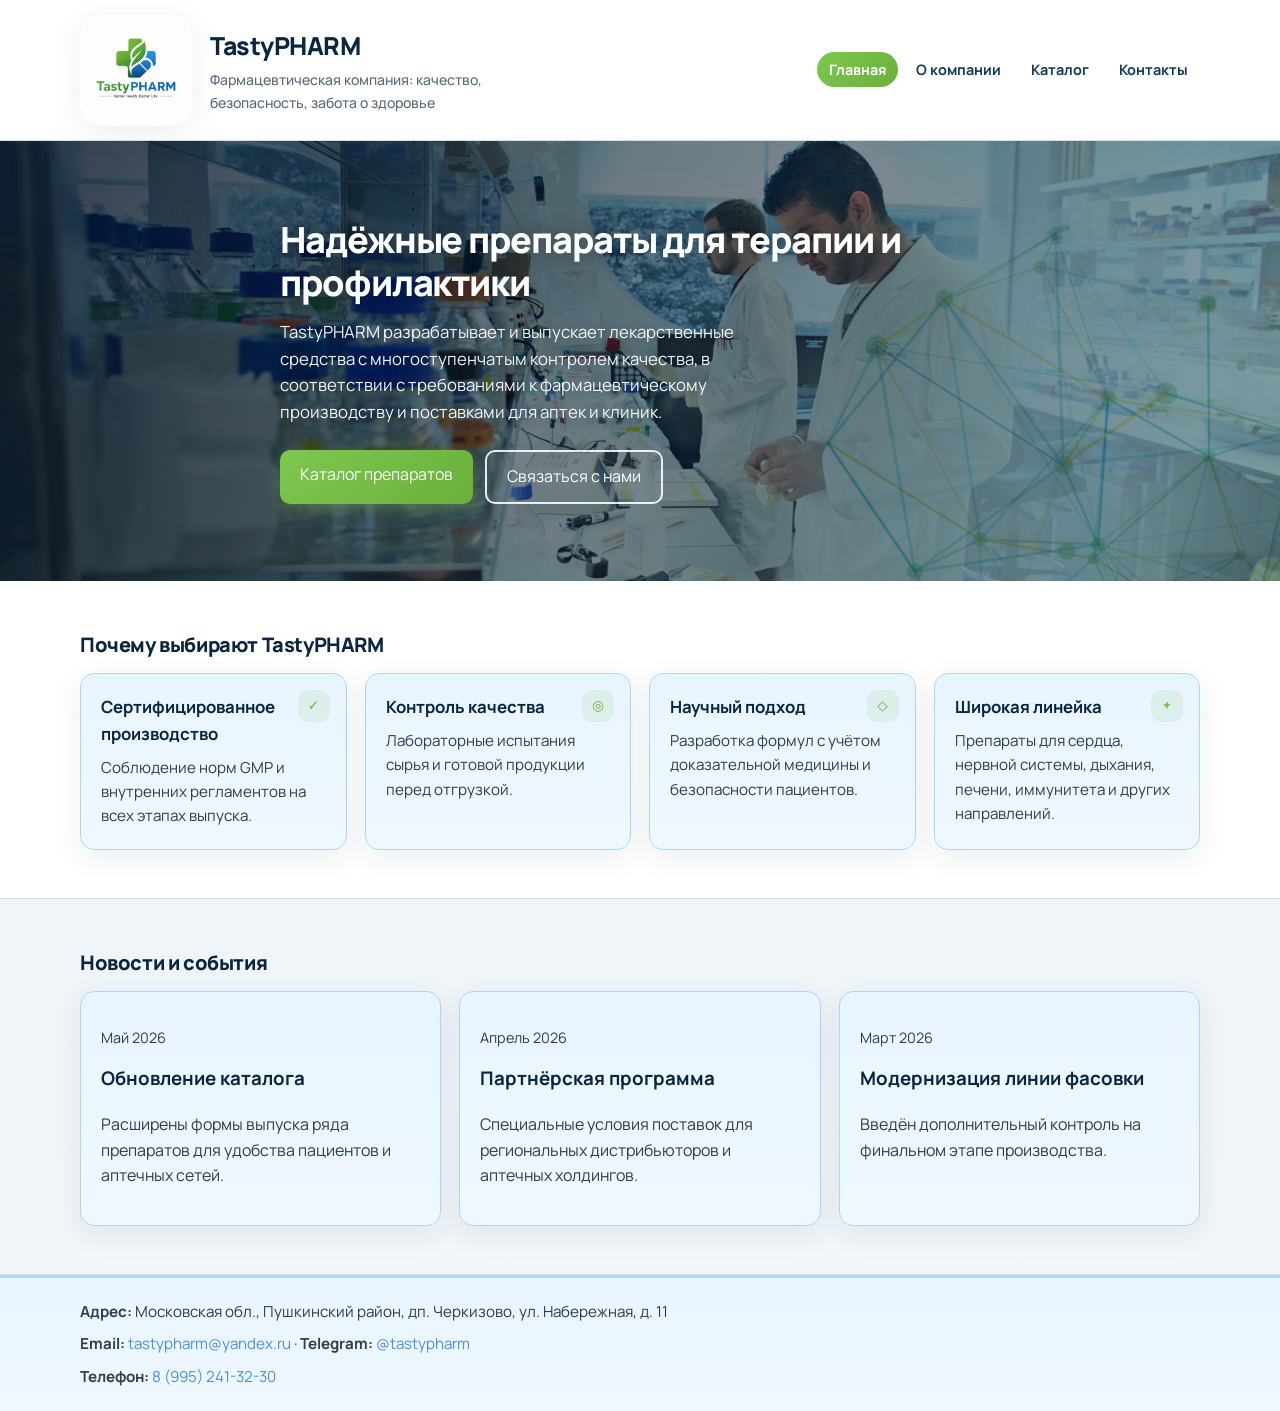
<file: index.html>
<!DOCTYPE html>
<html lang="ru">
<head>
  <meta charset="UTF-8">
  <meta name="viewport" content="width=device-width, initial-scale=1.0">
  <title>TastyPHARM | Главная</title>
  <link rel="icon" href="images/logo.jpg" type="image/jpeg">
  <link rel="apple-touch-icon" href="images/logo.jpg">
  <link rel="preconnect" href="https://fonts.googleapis.com">
  <link rel="preconnect" href="https://fonts.gstatic.com" crossorigin>
  <link href="https://fonts.googleapis.com/css2?family=Manrope:wght@500;600;700;800&display=swap" rel="stylesheet">
  <link rel="stylesheet" href="styles.css">
</head>
<body class="page-home">
  <header class="site-header">
    <div class="container header-row">
      <a class="brand brand--large" href="index.html">
        <img src="images/logo.jpg" alt="Логотип TastyPHARM" class="logo" width="120" height="120" decoding="async">
        <div class="brand-text">
          <h1>TastyPHARM</h1>
          <p class="tagline">Фармацевтическая компания: качество, безопасность, забота о здоровье</p>
        </div>
      </a>
      <button class="menu-toggle" type="button" aria-expanded="false" aria-label="Открыть меню" data-menu-toggle>
        <span></span><span></span><span></span>
      </button>
      <nav class="site-nav" data-site-nav>
        <ul class="menu">
          <li><a href="index.html" aria-current="page">Главная</a></li>
          <li><a href="about.html">О компании</a></li>
          <li><a href="catalog.html">Каталог</a></li>
          <li><a href="contacts.html">Контакты</a></li>
        </ul>
      </nav>
    </div>
  </header>

  <main>
    <section class="hero hero--photo" aria-labelledby="hero-title">
      <img class="hero-bg" src="images/hero-lab.jpg" alt="" width="1920" height="640" decoding="async" fetchpriority="high" onerror="this.style.display='none'">
      <div class="hero-overlay" aria-hidden="true"></div>
      <div class="container hero-inner">
        <div class="hero-copy">
          <h2 id="hero-title">Надёжные препараты для терапии и профилактики</h2>
          <p>
            TastyPHARM разрабатывает и выпускает лекарственные средства с многоступенчатым контролем качества,
            в соответствии с требованиями к фармацевтическому производству и поставками для аптек и клиник.
          </p>
          <div class="btn-row">
            <a href="catalog.html" class="btn">Каталог препаратов</a>
            <a href="contacts.html" class="btn btn-outline">Связаться с нами</a>
          </div>
        </div>
      </div>
    </section>

    <section class="section">
      <div class="container">
        <h2 class="section-title">Почему выбирают TastyPHARM</h2>
        <div class="grid advantages">
          <article class="card card--icon">
            <span class="icon-badge" aria-hidden="true">✓</span>
            <h3>Сертифицированное производство</h3>
            <p>Соблюдение норм GMP и внутренних регламентов на всех этапах выпуска.</p>
          </article>
          <article class="card card--icon">
            <span class="icon-badge" aria-hidden="true">◎</span>
            <h3>Контроль качества</h3>
            <p>Лабораторные испытания сырья и готовой продукции перед отгрузкой.</p>
          </article>
          <article class="card card--icon">
            <span class="icon-badge" aria-hidden="true">◇</span>
            <h3>Научный подход</h3>
            <p>Разработка формул с учётом доказательной медицины и безопасности пациентов.</p>
          </article>
          <article class="card card--icon">
            <span class="icon-badge" aria-hidden="true">+</span>
            <h3>Широкая линейка</h3>
            <p>Препараты для сердца, нервной системы, дыхания, печени, иммунитета и других направлений.</p>
          </article>
        </div>
      </div>
    </section>

    <section class="section section-alt">
      <div class="container">
        <h2 class="section-title">Новости и события</h2>
        <div class="grid news-grid">
          <article class="card">
            <p class="meta">Май 2026</p>
            <h3>Обновление каталога</h3>
            <p>Расширены формы выпуска ряда препаратов для удобства пациентов и аптечных сетей.</p>
          </article>
          <article class="card">
            <p class="meta">Апрель 2026</p>
            <h3>Партнёрская программа</h3>
            <p>Специальные условия поставок для региональных дистрибьюторов и аптечных холдингов.</p>
          </article>
          <article class="card">
            <p class="meta">Март 2026</p>
            <h3>Модернизация линии фасовки</h3>
            <p>Введён дополнительный контроль на финальном этапе производства.</p>
          </article>
        </div>
      </div>
    </section>
  </main>

  <footer class="site-footer">
    <div class="container footer-row">
      <p><strong>Адрес:</strong> Московская обл., Пушкинский район, дп. Черкизово, ул. Набережная, д. 11</p>
      <p><strong>Email:</strong> <a href="mailto:tastypharm@yandex.ru">tastypharm@yandex.ru</a> · <strong>Telegram:</strong> <a href="https://t.me/tastypharm" target="_blank" rel="noopener">@tastypharm</a></p>
      <p><strong>Телефон:</strong> <a href="tel:+79952413230">8&nbsp;(995)&nbsp;241-32-30</a></p>
    </div>
  </footer>
  <script src="script.js"></script>
</body>
</html>
</file>
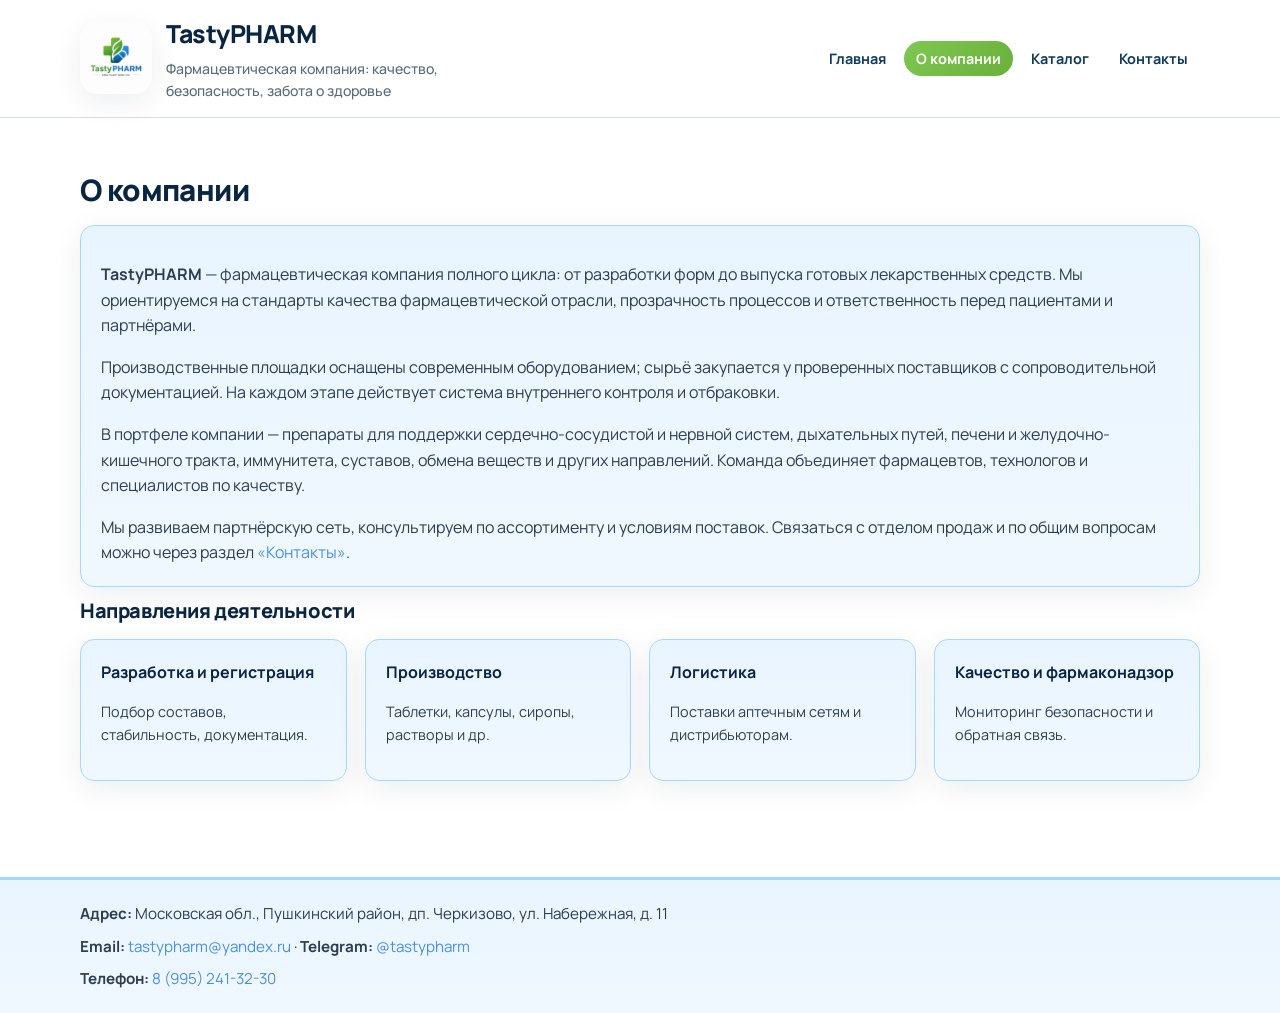
<file: about.html>
<!DOCTYPE html>
<html lang="ru">
<head>
  <meta charset="UTF-8">
  <meta name="viewport" content="width=device-width, initial-scale=1.0">
  <title>TastyPHARM | О компании</title>
  <link rel="icon" href="images/logo.jpg" type="image/jpeg">
  <link rel="apple-touch-icon" href="images/logo.jpg">
  <link rel="preconnect" href="https://fonts.googleapis.com">
  <link rel="preconnect" href="https://fonts.gstatic.com" crossorigin>
  <link href="https://fonts.googleapis.com/css2?family=Manrope:wght@500;600;700;800&display=swap" rel="stylesheet">
  <link rel="stylesheet" href="styles.css">
</head>
<body>
  <header class="site-header">
    <div class="container header-row">
      <a class="brand" href="index.html">
        <img src="images/logo.jpg" alt="Логотип TastyPHARM" class="logo" width="72" height="72" decoding="async">
        <div class="brand-text">
          <h1>TastyPHARM</h1>
          <p class="tagline">Фармацевтическая компания: качество, безопасность, забота о здоровье</p>
        </div>
      </a>
      <button class="menu-toggle" type="button" aria-expanded="false" aria-label="Открыть меню" data-menu-toggle>
        <span></span><span></span><span></span>
      </button>
      <nav class="site-nav" data-site-nav>
        <ul class="menu">
          <li><a href="index.html">Главная</a></li>
          <li><a href="about.html" aria-current="page">О компании</a></li>
          <li><a href="catalog.html">Каталог</a></li>
          <li><a href="contacts.html">Контакты</a></li>
        </ul>
      </nav>
    </div>
  </header>

  <main class="section">
    <div class="container">
      <h2 class="page-title">О компании</h2>
      <article class="card prose">
        <p><strong>TastyPHARM</strong> — фармацевтическая компания полного цикла: от разработки форм до выпуска готовых лекарственных средств. Мы ориентируемся на стандарты качества фармацевтической отрасли, прозрачность процессов и ответственность перед пациентами и партнёрами.</p>
        <p>Производственные площадки оснащены современным оборудованием; сырьё закупается у проверенных поставщиков с сопроводительной документацией. На каждом этапе действует система внутреннего контроля и отбраковки.</p>
        <p>В портфеле компании — препараты для поддержки сердечно-сосудистой и нервной систем, дыхательных путей, печени и желудочно-кишечного тракта, иммунитета, суставов, обмена веществ и других направлений. Команда объединяет фармацевтов, технологов и специалистов по качеству.</p>
        <p>Мы развиваем партнёрскую сеть, консультируем по ассортименту и условиям поставок. Связаться с отделом продаж и по общим вопросам можно через раздел <a href="contacts.html">«Контакты»</a>.</p>
      </article>

      <section class="section inner-section">
        <h3 class="section-title">Направления деятельности</h3>
        <div class="grid about-grid">
          <div class="card media-tile">
            <h4>Разработка и регистрация</h4>
            <p class="meta">Подбор составов, стабильность, документация.</p>
          </div>
          <div class="card media-tile">
            <h4>Производство</h4>
            <p class="meta">Таблетки, капсулы, сиропы, растворы и др.</p>
          </div>
          <div class="card media-tile">
            <h4>Логистика</h4>
            <p class="meta">Поставки аптечным сетям и дистрибьюторам.</p>
          </div>
          <div class="card media-tile">
            <h4>Качество и фармаконадзор</h4>
            <p class="meta">Мониторинг безопасности и обратная связь.</p>
          </div>
        </div>
      </section>
    </div>
  </main>

  <footer class="site-footer">
    <div class="container footer-row">
      <p><strong>Адрес:</strong> Московская обл., Пушкинский район, дп. Черкизово, ул. Набережная, д. 11</p>
      <p><strong>Email:</strong> <a href="mailto:tastypharm@yandex.ru">tastypharm@yandex.ru</a> · <strong>Telegram:</strong> <a href="https://t.me/tastypharm" target="_blank" rel="noopener">@tastypharm</a></p>
      <p><strong>Телефон:</strong> <a href="tel:+79952413230">8&nbsp;(995)&nbsp;241-32-30</a></p>
    </div>
  </footer>
  <script src="script.js"></script>
</body>
</html>
</file>
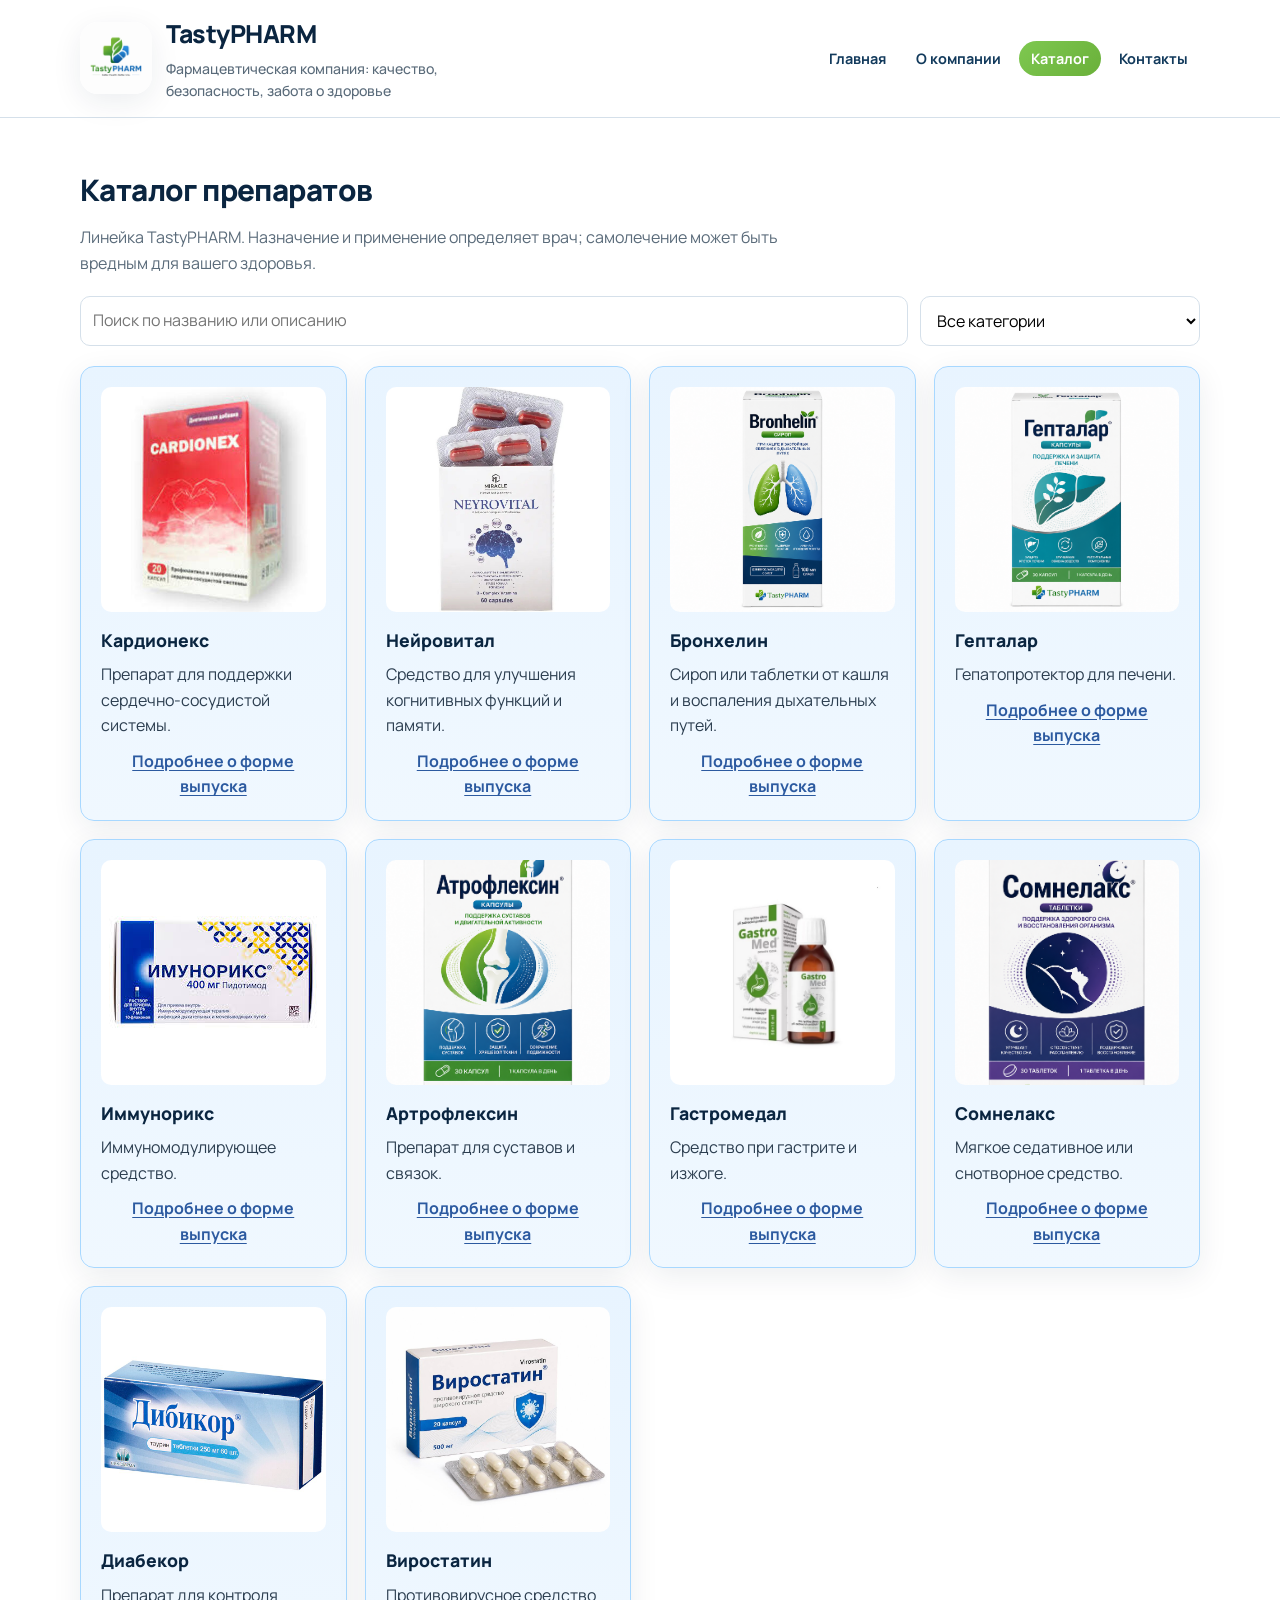
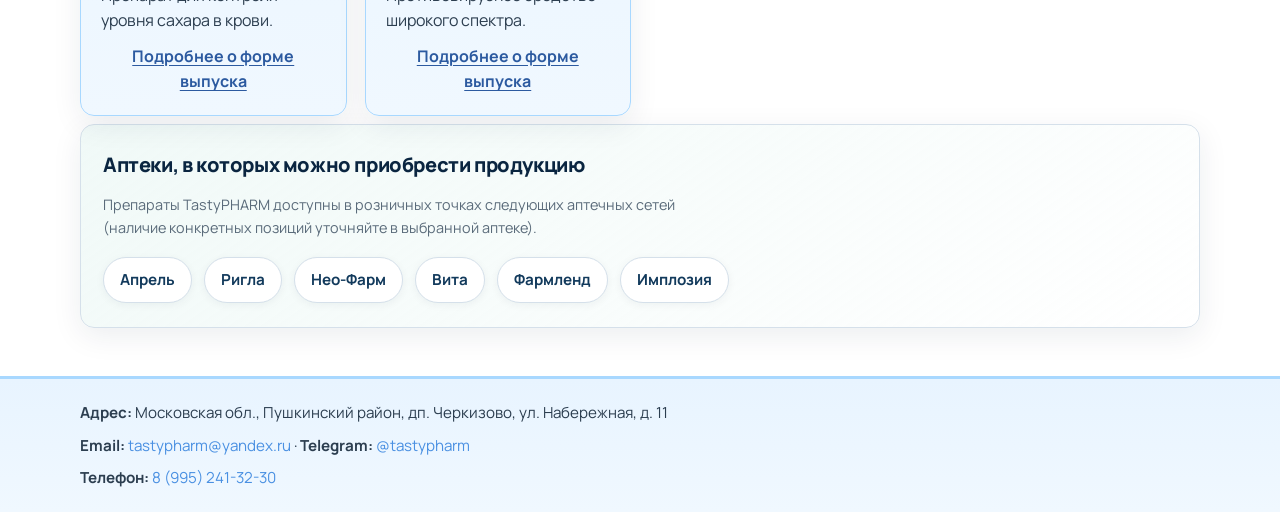
<file: catalog.html>
<!DOCTYPE html>
<html lang="ru">
<head>
  <meta charset="UTF-8">
  <meta name="viewport" content="width=device-width, initial-scale=1.0">
  <title>TastyPHARM | Каталог</title>
  <link rel="icon" href="images/logo.jpg" type="image/jpeg">
  <link rel="apple-touch-icon" href="images/logo.jpg">
  <link rel="preconnect" href="https://fonts.googleapis.com">
  <link rel="preconnect" href="https://fonts.gstatic.com" crossorigin>
  <link href="https://fonts.googleapis.com/css2?family=Manrope:wght@500;600;700;800&display=swap" rel="stylesheet">
  <link rel="stylesheet" href="styles.css">
</head>
<body>
  <header class="site-header">
    <div class="container header-row">
      <a class="brand" href="index.html">
        <img src="images/logo.jpg" alt="Логотип TastyPHARM" class="logo" width="72" height="72" decoding="async">
        <div class="brand-text">
          <h1>TastyPHARM</h1>
          <p class="tagline">Фармацевтическая компания: качество, безопасность, забота о здоровье</p>
        </div>
      </a>
      <button class="menu-toggle" type="button" aria-expanded="false" aria-label="Открыть меню" data-menu-toggle>
        <span></span><span></span><span></span>
      </button>
      <nav class="site-nav" data-site-nav>
        <ul class="menu">
          <li><a href="index.html">Главная</a></li>
          <li><a href="about.html">О компании</a></li>
          <li><a href="catalog.html" aria-current="page">Каталог</a></li>
          <li><a href="contacts.html">Контакты</a></li>
        </ul>
      </nav>
    </div>
  </header>

  <main class="section">
    <div class="container">
      <h2 class="page-title">Каталог препаратов</h2>
      <p class="lead">Линейка TastyPHARM. Назначение и применение определяет врач; самолечение может быть вредным для вашего здоровья.</p>
      <div class="search-row">
        <input type="search" data-search="products" placeholder="Поиск по названию или описанию" autocomplete="off">
        <select data-filter="category" aria-label="Фильтр по категории">
          <option value="all">Все категории</option>
          <option value="cardio">Сердечно-сосудистая система</option>
          <option value="neuro">Нервная система</option>
          <option value="respiratory">Дыхательная система</option>
          <option value="digest">ЖКТ и печень</option>
          <option value="immune">Иммунитет и противовирусные</option>
          <option value="musculoskeletal">Суставы и связки</option>
          <option value="metabolic">Обмен веществ</option>
        </select>
      </div>

      <div class="grid catalog-grid">
        <article class="card product-card" data-product-card data-name="Кардионекс" data-category="cardio" data-text="поддержка сердечно-сосудистой системы">
          <img src="images/kardioneks.jpg" alt="Препарат Кардионекс" class="product-image" width="400" height="225" decoding="async">
          <h3 class="product-name">Кардионекс</h3>
          <p>Препарат для поддержки сердечно-сосудистой системы.</p>
          <button type="button" class="text-link" data-expand aria-expanded="false">Подробнее о форме выпуска</button>
          <div class="product-extra" hidden>
            <p class="meta">Форма выпуска: таблетки · дозировка и упаковка уточняются в инструкции.</p>
          </div>
        </article>

        <article class="card product-card" data-product-card data-name="Нейровитал" data-category="neuro" data-text="когнитивных функций памяти">
          <img src="images/nejrovital.jpg" alt="Препарат Нейровитал" class="product-image" width="400" height="225" decoding="async">
          <h3 class="product-name">Нейровитал</h3>
          <p>Средство для улучшения когнитивных функций и памяти.</p>
          <button type="button" class="text-link" data-expand aria-expanded="false">Подробнее о форме выпуска</button>
          <div class="product-extra" hidden>
            <p class="meta">Форма выпуска: капсулы · дозировка и упаковка уточняются в инструкции.</p>
          </div>
        </article>

        <article class="card product-card" data-product-card data-name="Бронхелин" data-category="respiratory" data-text="кашля воспаления дыхательных путей сироп таблетки">
          <img src="images/bronhelin.jpg" alt="Препарат Бронхелин" class="product-image" width="400" height="225" decoding="async">
          <h3 class="product-name">Бронхелин</h3>
          <p>Сироп или таблетки от кашля и воспаления дыхательных путей.</p>
          <button type="button" class="text-link" data-expand aria-expanded="false">Подробнее о форме выпуска</button>
          <div class="product-extra" hidden>
            <p class="meta">Формы: сироп и таблетки · объём и дозировка в инструкции.</p>
          </div>
        </article>

        <article class="card product-card" data-product-card data-name="Гепталар" data-category="digest" data-text="гепатопротектор печень">
          <img src="images/geptalar.jpg" alt="Препарат Гепталар" class="product-image" width="400" height="225" decoding="async">
          <h3 class="product-name">Гепталар</h3>
          <p>Гепатопротектор для печени.</p>
          <button type="button" class="text-link" data-expand aria-expanded="false">Подробнее о форме выпуска</button>
          <div class="product-extra" hidden>
            <p class="meta">Форма выпуска: капсулы · применение по назначению врача.</p>
          </div>
        </article>

        <article class="card product-card" data-product-card data-name="Иммунорикс" data-category="immune" data-text="иммуномодулирующее средство">
          <img src="images/immunoriks.jpg" alt="Препарат Иммунорикс" class="product-image" width="400" height="225" decoding="async">
          <h3 class="product-name">Иммунорикс</h3>
          <p>Иммуномодулирующее средство.</p>
          <button type="button" class="text-link" data-expand aria-expanded="false">Подробнее о форме выпуска</button>
          <div class="product-extra" hidden>
            <p class="meta">Возможны формы раствора и капсул — см. маркировку серии.</p>
          </div>
        </article>

        <article class="card product-card" data-product-card data-name="Артрофлексин" data-category="musculoskeletal" data-text="суставы связки">
          <img src="images/artrfleksin.jpg" alt="Препарат Артрофлексин" class="product-image" width="400" height="225" decoding="async">
          <h3 class="product-name">Артрофлексин</h3>
          <p>Препарат для суставов и связок.</p>
          <button type="button" class="text-link" data-expand aria-expanded="false">Подробнее о форме выпуска</button>
          <div class="product-extra" hidden>
            <p class="meta">Форма выпуска: капсулы · курс и дозы определяет врач.</p>
          </div>
        </article>

        <article class="card product-card" data-product-card data-name="Гастромедал" data-category="digest" data-text="гастрит изжога">
          <img src="images/gastromedal.jpg" alt="Препарат Гастромедал" class="product-image" width="400" height="225" decoding="async">
          <h3 class="product-name">Гастромедал</h3>
          <p>Средство при гастрите и изжоге.</p>
          <button type="button" class="text-link" data-expand aria-expanded="false">Подробнее о форме выпуска</button>
          <div class="product-extra" hidden>
            <p class="meta">Форма выпуска: суспензия или таблетки — уточняйте по серии.</p>
          </div>
        </article>

        <article class="card product-card" data-product-card data-name="Сомнелакс" data-category="neuro" data-text="седативное снотворное">
          <img src="images/somnelaks.jpg" alt="Препарат Сомнелакс" class="product-image" width="400" height="225" decoding="async">
          <h3 class="product-name">Сомнелакс</h3>
          <p>Мягкое седативное или снотворное средство.</p>
          <button type="button" class="text-link" data-expand aria-expanded="false">Подробнее о форме выпуска</button>
          <div class="product-extra" hidden>
            <p class="meta">Форма выпуска: таблетки · осторожность при управлении транспортом.</p>
          </div>
        </article>

        <article class="card product-card" data-product-card data-name="Диабекор" data-category="metabolic" data-text="сахар крови диабет">
          <img src="images/diabekor.jpg" alt="Препарат Диабекор" class="product-image" width="400" height="225" decoding="async">
          <h3 class="product-name">Диабекор</h3>
          <p>Препарат для контроля уровня сахара в крови.</p>
          <button type="button" class="text-link" data-expand aria-expanded="false">Подробнее о форме выпуска</button>
          <div class="product-extra" hidden>
            <p class="meta">Форма выпуска: таблетки · только по назначению эндокринолога.</p>
          </div>
        </article>

        <article class="card product-card" data-product-card data-name="Виростатин" data-category="immune" data-text="противовирусное широкого спектра">
          <img src="images/virostatins.jpg" alt="Препарат Виростатин" class="product-image" width="400" height="225" decoding="async">
          <h3 class="product-name">Виростатин</h3>
          <p>Противовирусное средство широкого спектра.</p>
          <button type="button" class="text-link" data-expand aria-expanded="false">Подробнее о форме выпуска</button>
          <div class="product-extra" hidden>
            <p class="meta">Форма выпуска: капсулы · схема приёма назначается врачом.</p>
          </div>
        </article>
      </div>

      <section class="inner-section pharmacy-section" aria-labelledby="pharmacies-title">
        <h3 class="section-title" id="pharmacies-title">Аптеки, в которых можно приобрести продукцию</h3>
        <p class="meta pharmacy-lead">Препараты TastyPHARM доступны в розничных точках следующих аптечных сетей (наличие конкретных позиций уточняйте в выбранной аптеке).</p>
        <ul class="pharmacy-chips" role="list">
          <li>Апрель</li>
          <li>Ригла</li>
          <li>Нео-Фарм</li>
          <li>Вита</li>
          <li>Фармленд</li>
          <li>Имплозия</li>
        </ul>
      </section>
    </div>
  </main>

  <footer class="site-footer">
    <div class="container footer-row">
      <p><strong>Адрес:</strong> Московская обл., Пушкинский район, дп. Черкизово, ул. Набережная, д. 11</p>
      <p><strong>Email:</strong> <a href="mailto:tastypharm@yandex.ru">tastypharm@yandex.ru</a> · <strong>Telegram:</strong> <a href="https://t.me/tastypharm" target="_blank" rel="noopener">@tastypharm</a></p>
      <p><strong>Телефон:</strong> <a href="tel:+79952413230">8&nbsp;(995)&nbsp;241-32-30</a></p>
    </div>
  </footer>

  <script src="script.js"></script>
</body>
</html>
</file>
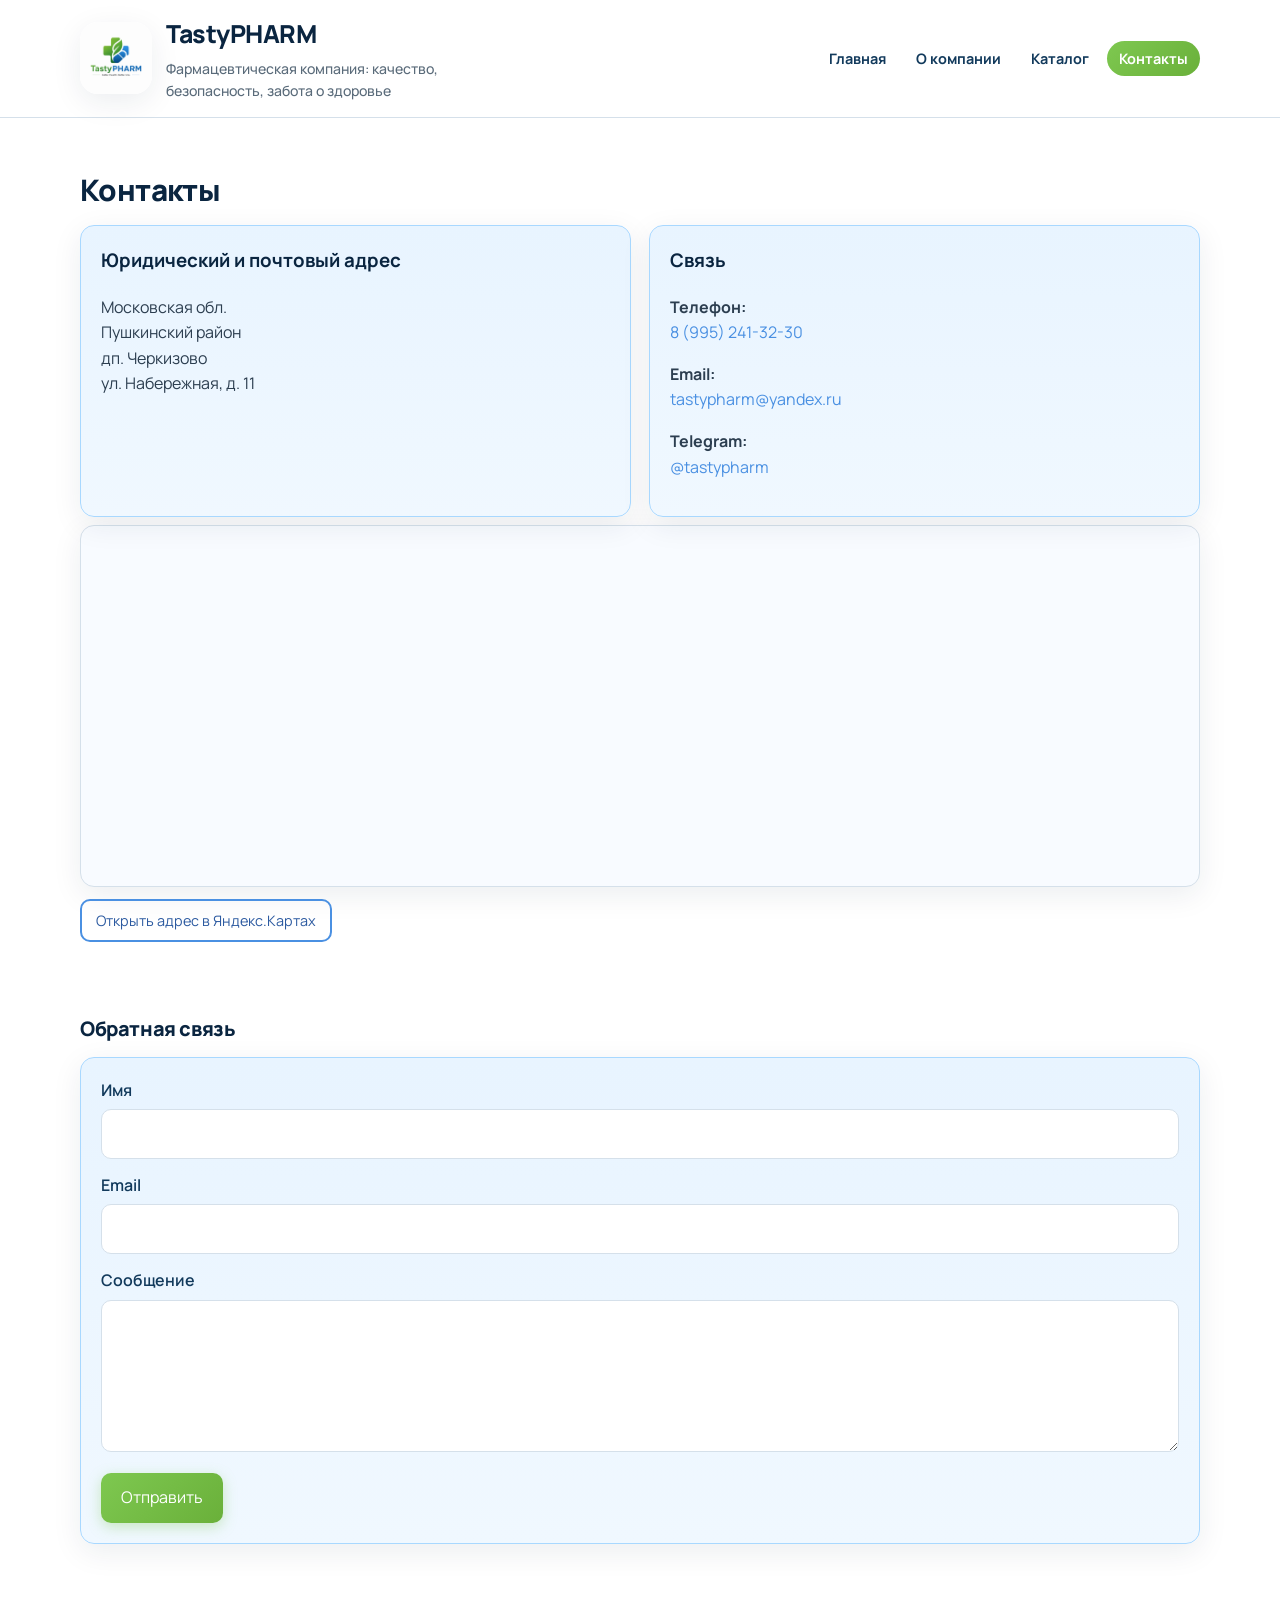
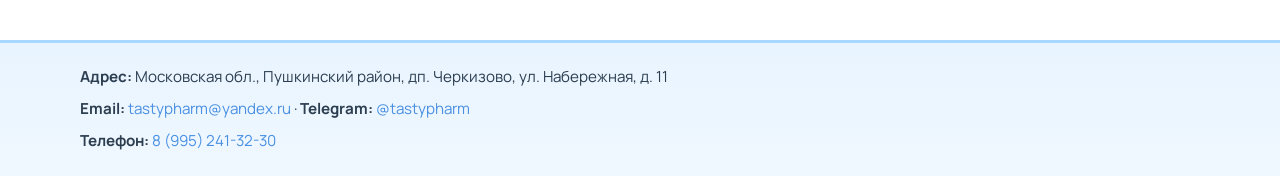
<file: contacts.html>
<!DOCTYPE html>
<html lang="ru">
<head>
  <meta charset="UTF-8">
  <meta name="viewport" content="width=device-width, initial-scale=1.0">
  <title>TastyPHARM | Контакты</title>
  <link rel="icon" href="images/logo.jpg" type="image/jpeg">
  <link rel="apple-touch-icon" href="images/logo.jpg">
  <link rel="preconnect" href="https://fonts.googleapis.com">
  <link rel="preconnect" href="https://fonts.gstatic.com" crossorigin>
  <link href="https://fonts.googleapis.com/css2?family=Manrope:wght@500;600;700;800&display=swap" rel="stylesheet">
  <link rel="stylesheet" href="styles.css">
</head>
<body>
  <header class="site-header">
    <div class="container header-row">
      <a class="brand" href="index.html">
        <img src="images/logo.jpg" alt="Логотип TastyPHARM" class="logo" width="72" height="72" decoding="async">
        <div class="brand-text">
          <h1>TastyPHARM</h1>
          <p class="tagline">Фармацевтическая компания: качество, безопасность, забота о здоровье</p>
        </div>
      </a>
      <button class="menu-toggle" type="button" aria-expanded="false" aria-label="Открыть меню" data-menu-toggle>
        <span></span><span></span><span></span>
      </button>
      <nav class="site-nav" data-site-nav>
        <ul class="menu">
          <li><a href="index.html">Главная</a></li>
          <li><a href="about.html">О компании</a></li>
          <li><a href="catalog.html">Каталог</a></li>
          <li><a href="contacts.html" aria-current="page">Контакты</a></li>
        </ul>
      </nav>
    </div>
  </header>

  <main class="section">
    <div class="container">
      <h2 class="page-title">Контакты</h2>
      <div class="grid contacts-grid">
        <article class="card">
          <h3>Юридический и почтовый адрес</h3>
          <p>
            Московская обл.<br>
            Пушкинский район<br>
            дп. Черкизово<br>
            ул. Набережная, д.&nbsp;11
          </p>
        </article>
        <article class="card">
          <h3>Связь</h3>
          <p><strong>Телефон:</strong><br><a href="tel:+79952413230">8&nbsp;(995)&nbsp;241-32-30</a></p>
          <p><strong>Email:</strong><br><a href="mailto:tastypharm@yandex.ru">tastypharm@yandex.ru</a></p>
          <p><strong>Telegram:</strong><br><a href="https://t.me/tastypharm" target="_blank" rel="noopener">@tastypharm</a></p>
        </article>
      </div>

      <section class="section inner-section">
        <div class="map-wrap">
          <iframe title="Карта: TastyPHARM, Черкизово" src="https://yandex.ru/map-widget/v1/?text=%D0%9C%D0%BE%D1%81%D0%BA%D0%BE%D0%B2%D1%81%D0%BA%D0%B0%D1%8F%20%D0%BE%D0%B1%D0%BB.%2C%20%D0%9F%D1%83%D1%88%D0%BA%D0%B8%D0%BD%D1%81%D0%BA%D0%B8%D0%B9%20%D1%80-%D0%BD%2C%20%D0%B4%D0%BF.%20%D0%A7%D0%B5%D1%80%D0%BA%D0%B8%D0%B7%D0%BE%D0%B2%D0%BE%2C%20%D1%83%D0%BB.%20%D0%9D%D0%B0%D0%B1%D0%B5%D1%80%D0%B5%D0%B6%D0%BD%D0%B0%D1%8F%2011&z=15" loading="lazy" referrerpolicy="no-referrer-when-downgrade"></iframe>
        </div>
        <p class="meta map-fallback"><a class="btn btn-outline btn--small" href="https://yandex.ru/maps/?text=%D0%A7%D0%B5%D1%80%D0%BA%D0%B8%D0%B7%D0%BE%D0%B2%D0%BE%20%D0%BD%D0%B0%D0%B1%D0%B5%D1%80%D0%B5%D0%B6%D0%BD%D0%B0%D1%8F%2011" target="_blank" rel="noopener">Открыть адрес в Яндекс.Картах</a></p>
      </section>

      <section class="section inner-section">
        <h3 class="section-title">Обратная связь</h3>
        <form class="card contact-form" data-contact-form>
          <div class="form-row">
            <label for="name">Имя</label>
            <input id="name" type="text" name="name" required autocomplete="name">
          </div>
          <div class="form-row">
            <label for="email">Email</label>
            <input id="email" type="email" name="email" required autocomplete="email">
          </div>
          <div class="form-row">
            <label for="message">Сообщение</label>
            <textarea id="message" name="message" rows="5" required></textarea>
          </div>
          <button type="submit" class="btn">Отправить</button>
          <p class="meta form-note" data-form-note hidden></p>
        </form>
      </section>
    </div>
  </main>

  <footer class="site-footer">
    <div class="container footer-row">
      <p><strong>Адрес:</strong> Московская обл., Пушкинский район, дп. Черкизово, ул. Набережная, д. 11</p>
      <p><strong>Email:</strong> <a href="mailto:tastypharm@yandex.ru">tastypharm@yandex.ru</a> · <strong>Telegram:</strong> <a href="https://t.me/tastypharm" target="_blank" rel="noopener">@tastypharm</a></p>
      <p><strong>Телефон:</strong> <a href="tel:+79952413230">8&nbsp;(995)&nbsp;241-32-30</a></p>
    </div>
  </footer>
  <script src="script.js"></script>
</body>
</html>
</file>
<file: styles.css>
* {
  box-sizing: border-box;
}

:root {
  --teal: #7ec850;
  --teal-dark: #6ab03a;
  --navy: #0a2540;
  --navy-soft: #123a5c;
  --accent: #4a90e2;
  --accent-dark: #2c5aa0;
  --text: #14232f;
  --muted: #5a6b7a;
  --bg: #ffffff;
  --bg-pattern: #e4edf4;
  --card: #ffffff;
  --line: #d5e0ea;
  --shadow: 0 8px 30px rgba(10, 37, 64, 0.08);
}

body {
  margin: 0;
  font-family: "Manrope", system-ui, -apple-system, Segoe UI, sans-serif;
  color: var(--text);
  background-color: #ffffff;
  background-image: none;
  line-height: 1.6;
}

a {
  color: var(--accent-dark);
  text-decoration: none;
}

a:hover {
  text-decoration: underline;
}

.container {
  width: min(1120px, 92%);
  margin: 0 auto;
}

.site-header {
  position: sticky;
  top: 0;
  z-index: 20;
  background: rgba(255, 255, 255, 0.94);
  backdrop-filter: blur(10px);
  border-bottom: 1px solid var(--line);
  box-shadow: 0 1px 0 rgba(255, 255, 255, 0.8) inset;
}

.header-row {
  display: flex;
  justify-content: space-between;
  align-items: center;
  gap: 20px;
  padding: 14px 0;
}

.brand {
  display: flex;
  align-items: center;
  gap: 14px;
  color: var(--text);
  min-width: 0;
}

.brand:hover {
  text-decoration: none;
}

.brand-text {
  min-width: 0;
}

.page-home .brand--large {
  gap: 18px;
}

.logo {
  flex-shrink: 0;
  width: 72px;
  height: 72px;
  object-fit: contain;
  border-radius: 18px;
  box-shadow: var(--shadow);
}

.page-home .brand--large .logo {
  width: 112px;
  height: 112px;
  border-radius: 22px;
}

@media (max-width: 520px) {
  .page-home .brand--large .logo {
    width: 88px;
    height: 88px;
  }
}

h1 {
  margin: 0;
  font-size: clamp(1.25rem, 2.5vw, 1.55rem);
  font-weight: 800;
  letter-spacing: -0.02em;
  color: var(--navy);
}

.tagline {
  margin: 4px 0 0;
  color: var(--muted);
  font-size: 0.88rem;
  font-weight: 500;
  max-width: 36ch;
}

.menu {
  margin: 0;
  padding: 0;
  list-style: none;
  display: flex;
  flex-wrap: wrap;
  gap: 8px 6px;
}

.menu a {
  font-weight: 700;
  font-size: 0.9rem;
  color: var(--navy-soft);
  padding: 8px 12px;
  border-radius: 999px;
  transition: background 0.15s, color 0.15s;
}

.menu a:hover {
  text-decoration: none;
  background: rgba(126, 200, 80, 0.1);
  color: var(--teal-dark);
}

.menu a[aria-current="page"] {
  background: linear-gradient(135deg, var(--teal), var(--teal-dark));
  color: #fff;
}

.site-nav {
  margin-left: auto;
}

.menu-toggle {
  display: none;
  width: 44px;
  height: 44px;
  border: 1px solid var(--line);
  border-radius: 10px;
  background: #fff;
  padding: 9px;
  cursor: pointer;
}

.menu-toggle span {
  display: block;
  height: 3px;
  margin: 5px 0;
  border-radius: 2px;
  background: var(--navy);
}

.hero {
  padding: 52px 0 60px;
  background: linear-gradient(160deg, #e8f6f3 0%, #e8f2fb 50%, #f5f8fc 100%);
  border-bottom: 1px solid var(--line);
}

.hero.hero--photo {
  position: relative;
  isolation: isolate;
  overflow: hidden;
  min-height: min(56vw, 440px);
  display: flex;
  align-items: center;
  padding: clamp(40px, 7vw, 72px) 0;
  background: #0a1f33;
  border-bottom: none;
}

.hero-bg {
  position: absolute;
  inset: 0;
  width: 100%;
  height: 100%;
  object-fit: cover;
  object-position: center;
  z-index: 0;
}

.hero-overlay {
  position: absolute;
  inset: 0;
  z-index: 1;
  background: linear-gradient(
    105deg,
    rgba(6, 18, 36, 0.82) 0%,
    rgba(6, 18, 36, 0.55) 48%,
    rgba(6, 28, 48, 0.42) 100%
  );
}

.hero--photo .hero-inner {
  position: relative;
  z-index: 2;
  width: 100%;
}

.hero-inner {
  max-width: 720px;
}

.hero h2 {
  margin: 0 0 14px;
  font-size: clamp(1.65rem, 4vw, 2.25rem);
  font-weight: 800;
  letter-spacing: -0.03em;
  color: var(--navy);
  line-height: 1.2;
}

.hero p {
  margin: 0;
  color: #2c3d4d;
  font-size: 1.05rem;
}

.hero--photo h2 {
  color: #fff;
  text-shadow: 0 2px 24px rgba(0, 0, 0, 0.35);
}

.hero--photo .hero-copy p {
  color: rgba(255, 255, 255, 0.94);
  text-shadow: 0 1px 14px rgba(0, 0, 0, 0.25);
  max-width: 52ch;
}

.hero--photo .btn-outline {
  color: #fff;
  border-color: rgba(255, 255, 255, 0.88);
  background: rgba(255, 255, 255, 0.06);
}

.hero--photo .btn-outline:hover {
  background: rgba(255, 255, 255, 0.16);
  color: #fff;
  text-decoration: none;
}

.btn-row {
  display: flex;
  flex-wrap: wrap;
  gap: 12px;
  margin-top: 24px;
}

.btn {
  display: inline-block;
  background: linear-gradient(135deg, var(--teal), var(--teal-dark));
  color: #fff;
  padding: 12px 20px;
  border-radius: 10px;
  font-weight: 700;
  border: none;
  cursor: pointer;
  font: inherit;
  box-shadow: 0 4px 14px rgba(126, 200, 80, 0.35);
}

.btn:hover {
  text-decoration: none;
  filter: brightness(1.05);
}

.btn-outline {
  background: transparent;
  color: var(--accent-dark);
  border: 2px solid var(--accent);
  box-shadow: none;
}

.btn--small {
  padding: 8px 14px;
  font-size: 0.9rem;
}

.section {
  padding: 48px 0;
}

.section-alt {
  background: linear-gradient(180deg, rgba(228, 237, 244, 0.6) 0%, rgba(240, 245, 248, 0.9) 100%);
  border-top: 1px solid var(--line);
  border-bottom: 1px solid var(--line);
}

.inner-section {
  padding-top: 8px;
}

.page-title,
.section-title {
  margin: 0 0 12px;
  font-weight: 800;
  color: var(--navy);
  letter-spacing: -0.02em;
}

.page-title {
  font-size: clamp(1.5rem, 3vw, 1.85rem);
}

.section-title {
  font-size: 1.25rem;
}

.lead {
  color: var(--muted);
  margin: 0 0 20px;
  max-width: 70ch;
}

.grid {
  display: grid;
  gap: 18px;
}

.advantages {
  grid-template-columns: repeat(auto-fit, minmax(240px, 1fr));
}

.news-grid {
  grid-template-columns: repeat(auto-fit, minmax(260px, 1fr));
}

.card {
  background: var(--card);
  border: 1px solid var(--line);
  border-radius: 14px;
  padding: 20px;
  box-shadow: var(--shadow);
}

.card h3,
.card h4 {
  margin-top: 0;
  color: var(--navy);
}

.card--icon {
  position: relative;
  padding-top: 22px;
}

.card--icon h3 {
  font-size: 1.05rem;
  margin-bottom: 8px;
}

.card--icon p {
  margin: 0;
  color: var(--muted);
  font-size: 0.95rem;
}

.icon-badge {
  position: absolute;
  top: 16px;
  right: 16px;
  width: 32px;
  height: 32px;
  border-radius: 10px;
  background: rgba(126, 200, 80, 0.12);
  color: var(--teal-dark);
  display: flex;
  align-items: center;
  justify-content: center;
  font-weight: 800;
  font-size: 0.85rem;
}

.prose {
  background: linear-gradient(180deg, #e8f4ff 0%, #f0f8ff 100%);
  padding: 24px;
  border-radius: 14px;
  border: 1px solid #a8d8ff;
}

.prose p {
  color: #2c3e50;
}

.prose p:last-child {
  margin-bottom: 0;
}

.prose a {
  color: #4a90e2;
}

.prose a:hover {
  color: #2c5aa0;
}

.media-tile h4 {
  margin-bottom: 6px;
}

.search-row {
  display: flex;
  gap: 12px;
  margin-bottom: 20px;
  flex-wrap: wrap;
}

input,
select,
textarea {
  width: 100%;
  border: 1px solid var(--line);
  border-radius: 10px;
  padding: 11px 12px;
  font: inherit;
  background: #fff;
}

.search-row input {
  flex: 1 1 220px;
}

.search-row select {
  flex: 0 1 280px;
}

.catalog-grid {
  grid-template-columns: repeat(auto-fit, minmax(260px, 1fr));
}

.pharmacy-section {
  margin-top: 8px;
  padding: 24px 22px;
  border: 1px solid var(--line);
  border-radius: 14px;
  background: linear-gradient(145deg, rgba(232, 246, 243, 0.65), #fff);
  box-shadow: var(--shadow);
}

.pharmacy-lead {
  margin: 0 0 18px;
  max-width: 65ch;
}

.pharmacy-chips {
  display: flex;
  flex-wrap: wrap;
  gap: 10px 12px;
  margin: 0;
  padding: 0;
  list-style: none;
}

.pharmacy-chips li {
  padding: 10px 16px;
  border-radius: 999px;
  font-weight: 700;
  font-size: 0.95rem;
  color: var(--navy-soft);
  background: #fff;
  border: 1px solid var(--line);
  box-shadow: 0 2px 8px rgba(10, 37, 64, 0.05);
}

.product-name {
  margin: 0 0 8px;
  font-size: 1.1rem;
  font-weight: 800;
  color: var(--navy);
}

.product-card p {
  margin: 0 0 10px;
  color: #2c3d4d;
}

.product-image {
  width: 100%;
  aspect-ratio: 16 / 9;
  border-radius: 10px;
  background: linear-gradient(145deg, #d8f0eb, #cfe8f8);
  object-fit: cover;
  display: block;
  margin-bottom: 14px;
  font-weight: 800;
  font-size: 1.05rem;
  letter-spacing: 0.02em;
}

.text-link {
  background: none;
  border: none;
  padding: 0;
  font: inherit;
  font-weight: 700;
  color: var(--accent-dark);
  cursor: pointer;
  text-decoration: underline;
  text-underline-offset: 3px;
}

.text-link:hover {
  color: var(--teal-dark);
}

.product-extra {
  margin-top: 10px;
  padding-top: 10px;
  border-top: 1px dashed var(--line);
}

.meta {
  color: var(--muted);
  font-size: 0.9rem;
}

.about-grid,
.contacts-grid {
  grid-template-columns: repeat(auto-fit, minmax(260px, 1fr));
}

.map-wrap {
  border-radius: 14px;
  overflow: hidden;
  border: 1px solid var(--line);
  min-height: 360px;
  background: #f8fbff;
  box-shadow: var(--shadow);
}

.map-wrap iframe {
  width: 100%;
  height: 100%;
  min-height: 360px;
  border: 0;
  display: block;
}

.map-fallback {
  margin-top: 12px;
}

.form-row {
  margin-bottom: 14px;
}

.form-row label {
  display: block;
  font-weight: 600;
  margin-bottom: 6px;
  color: var(--navy-soft);
}

.form-note {
  margin: 12px 0 0;
}

.site-footer {
  background: linear-gradient(180deg, #e8f4ff 0%, #f0f8ff 100%);
  color: #2c3e50;
  margin-top: 0;
  border-top: 3px solid #a8d8ff;
}

.site-footer a {
  color: #4a90e2;
}

.site-footer a:hover {
  color: #2c5aa0;
}

.footer-row {
  padding: 22px 0;
  font-size: 0.95rem;
}

.footer-row p {
  margin: 0 0 8px;
}

.footer-row p:last-child {
  margin-bottom: 0;
}

@media (max-width: 900px) {
  .header-row {
    flex-wrap: wrap;
  }

  .site-nav {
    order: 3;
    width: 100%;
    margin-left: 0;
  }
}

@media (max-width: 760px) {
  .menu-toggle {
    display: block;
    margin-left: auto;
  }

  .site-nav {
    display: none;
  }

  .site-nav.open {
    display: block;
  }

  .menu {
    flex-direction: column;
    width: 100%;
    gap: 4px;
    padding-top: 8px;
    border-top: 1px solid var(--line);
  }

  .menu a {
    border-radius: 10px;
  }

  .search-row {
    flex-direction: column;
  }

  .search-row select {
    flex: 1 1 auto;
  }
}
/* Светло-голубой фон для всех карточек */
.card {
  background: linear-gradient(180deg, #e8f4ff 0%, #f0f8ff 100%);
  border: 1px solid #a8d8ff;
  border-radius: 14px;
  padding: 20px;
  box-shadow: var(--shadow);
}

.card h3,
.card h4 {
  margin-top: 0;
  color: var(--navy);
}

.card p {
  color: #2c3e50;
}

.card a {
  color: #4a90e2;
}

.card a:hover {
  color: #2c5aa0;
}
</file>
